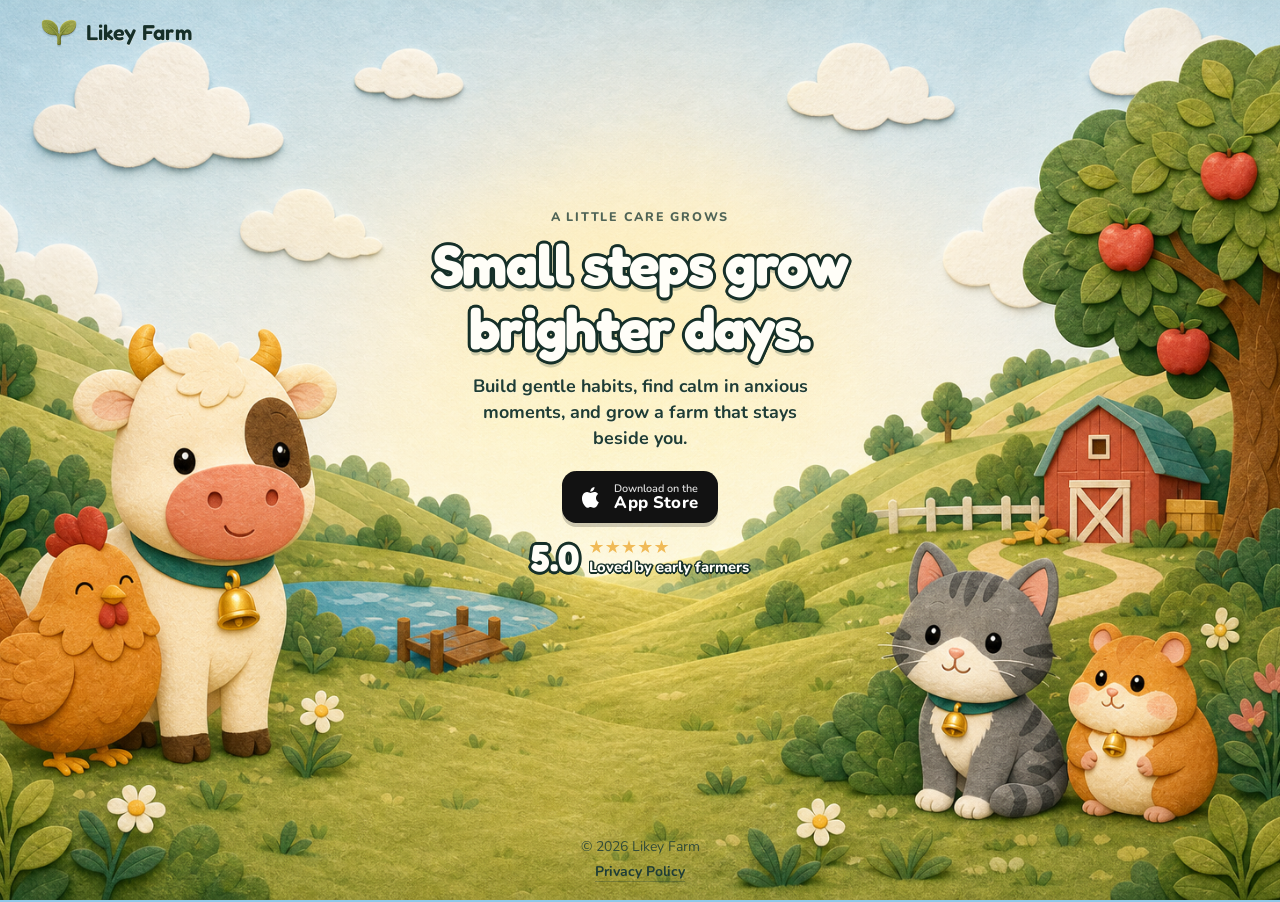
<file: index.html>
<!DOCTYPE html>
<html lang="en">
<head>
  <meta charset="UTF-8" />
  <meta name="viewport" content="width=device-width, initial-scale=1, viewport-fit=cover" />
  <meta name="theme-color" content="#8ec8e8" />
  <meta name="apple-mobile-web-app-capable" content="yes" />
  <title>Likey Farm — Small steps grow brighter days</title>
  <meta name="description" content="Build gentle habits, find calm in anxious moments, and grow a farm that stays beside you." />
  <link rel="preconnect" href="https://fonts.googleapis.com" />
  <link rel="preconnect" href="https://fonts.gstatic.com" crossorigin />
  <link href="https://fonts.googleapis.com/css2?family=Fredoka:wght@500;600;700&family=Nunito:wght@500;600;700;800&display=swap" rel="stylesheet" />
  <link rel="stylesheet" href="styles.css" />
</head>
<body>
  <div class="scene" aria-hidden="true">
    <picture>
      <source media="(max-width: 720px)" srcset="assets/likey-hero-mobile.png" />
      <img class="scene__bg" src="assets/likey-hero-scene.png" alt="" />
    </picture>
    <div class="scene__glow"></div>
  </div>

  <header class="topbar">
    <a class="brand" href="#top" aria-label="Likey Farm home">
      <img class="brand__mark" src="assets/likey-logo.png" alt="" width="40" height="40" />
      <span class="brand__name">Likey Farm</span>
    </a>
  </header>

  <main id="top" class="hero">
    <div class="hero__copy">
      <p class="hero__eyebrow">A little care grows</p>
      <h1 class="hero__title">Small steps grow brighter days.</h1>
      <p class="hero__sub">
        Build gentle habits, find calm in anxious moments, and grow a farm that stays beside you.
      </p>

      <div class="hero__actions">
        <a class="store-btn" href="https://apps.apple.com/us/app/likeyfarm-self-care-grows-farm/id6792156178" aria-disabled="true" target="_blank"
        rel="noopener noreferrer"
        aria-label="Download Likey Farm on the App Store">
          <svg class="store-btn__icon" viewBox="0 0 24 24" aria-hidden="true">
            <path fill="currentColor" d="M18.71 19.5c-.83 1.24-1.71 2.45-3.05 2.47-1.34.03-1.77-.79-3.29-.79-1.53 0-2 .77-3.27.82-1.31.05-2.3-1.32-3.14-2.53C4.25 17 2.94 12.45 4.7 9.39c.87-1.52 2.43-2.48 4.12-2.51 1.28-.02 2.5.87 3.29.87.78 0 2.26-1.07 3.81-.91.65.03 2.47.26 3.64 1.98-.09.06-2.17 1.28-2.15 3.81.03 3.02 2.65 4.03 2.68 4.04-.03.07-.42 1.44-1.38 2.83M13 3.5c.73-.83 1.94-1.46 2.94-1.5.13 1.17-.34 2.35-1.04 3.19-.69.85-1.83 1.51-2.95 1.42-.15-1.15.41-2.35 1.05-3.11z"/>
          </svg>
          <span class="store-btn__text">
            <span class="store-btn__label">Download on the</span>
            <span class="store-btn__store">App Store</span>
          </span>
        </a>
      </div>

      <div class="hero__proof">
        <span class="hero__score" aria-hidden="true">5.0</span>
        <div class="hero__ratings">
          <div class="stars" aria-hidden="true">
            <span></span><span></span><span></span><span></span><span></span>
          </div>
          <p>Loved by early farmers</p>
        </div>
      </div>
    </div>
  </main>
  <footer class="footer">
  <p>© 2026 Likey Farm</p>
  <a href="privacy.html">Privacy Policy</a>
</footer>
</body>

</html>
</file>
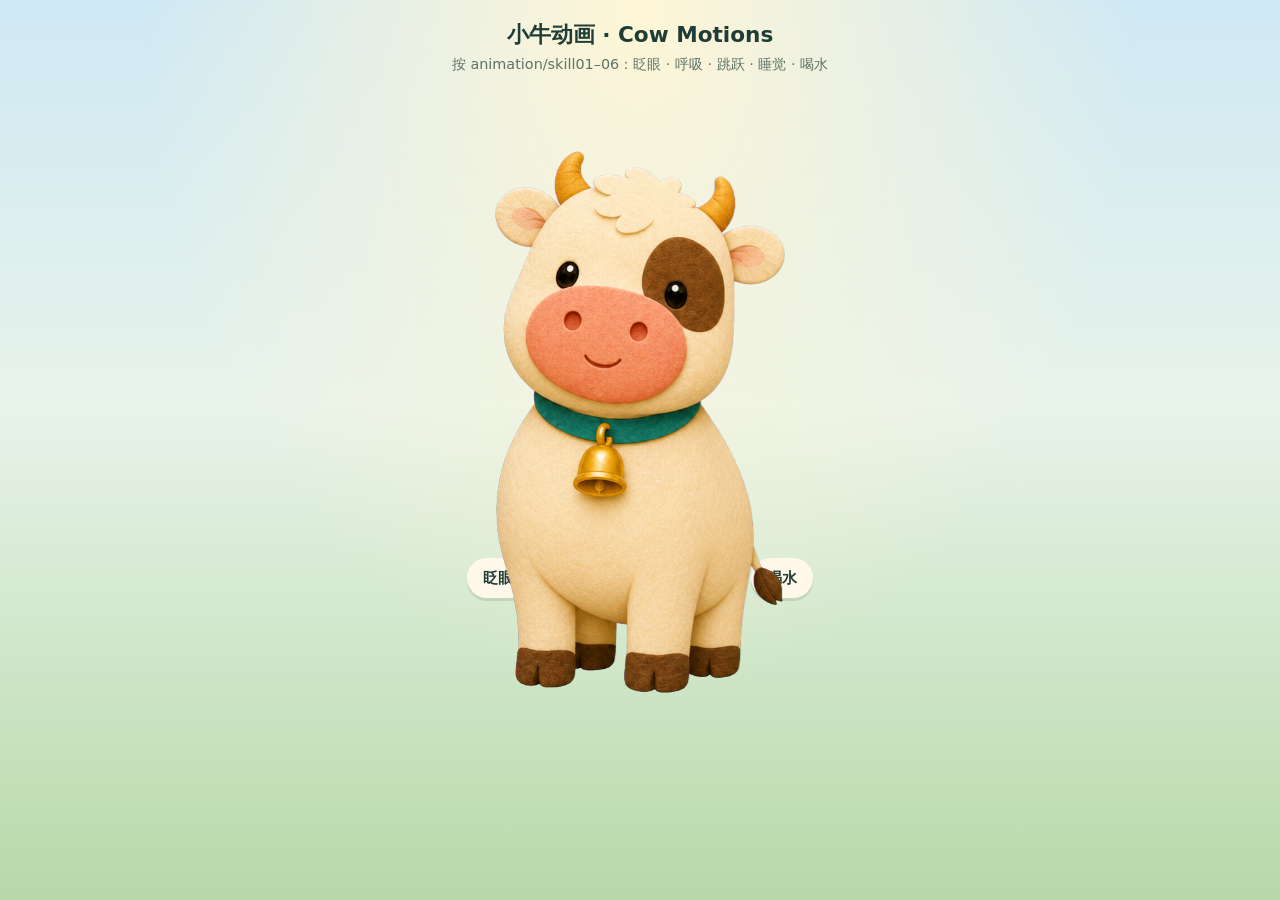
<file: cow-animation.html>
<!DOCTYPE html>
<html lang="zh-CN">
<head>
  <meta charset="UTF-8" />
  <meta name="viewport" content="width=device-width, initial-scale=1, viewport-fit=cover" />
  <title>Likey Farm — Cow Animations</title>
  <style>
    :root {
      --bg: #e8f3ea;
      --ink: #1f3d36;
      --card: #fff8ea;
    }
    * { box-sizing: border-box; }
    body {
      margin: 0;
      min-height: 100dvh;
      font-family: "Nunito", system-ui, sans-serif;
      color: var(--ink);
      background:
        radial-gradient(ellipse at 50% 0%, #fff6d6 0%, transparent 55%),
        linear-gradient(180deg, #cfe9f5 0%, var(--bg) 45%, #b7d9a8 100%);
    }
    header {
      padding: 1.25rem 1.25rem 0.5rem;
      text-align: center;
    }
    h1 { margin: 0; font-size: 1.35rem; }
    p.sub { margin: 0.4rem 0 0; opacity: 0.7; font-size: 0.9rem; }

    .stage-wrap {
      display: grid;
      place-items: center;
      padding: 1rem;
      min-height: 52vh;
    }
    .stage {
      position: relative;
      width: min(320px, 78vw);
      height: min(360px, 70vw);
      display: grid;
      place-items: end center;
    }
    .stage img {
      width: 100%;
      height: auto;
      max-height: 100%;
      object-fit: contain;
      transform-origin: 50% 90%;
      will-change: transform, opacity;
      user-select: none;
      pointer-events: none;
    }
    .stage img.is-hidden { display: none; }

    .controls {
      display: flex;
      flex-wrap: wrap;
      gap: 0.55rem;
      justify-content: center;
      padding: 0.5rem 1rem 1.5rem;
      max-width: 640px;
      margin: 0 auto;
    }
    button {
      border: 0;
      border-radius: 999px;
      padding: 0.65rem 1rem;
      background: var(--card);
      color: var(--ink);
      font-weight: 800;
      font-size: 0.92rem;
      box-shadow: 0 3px 0 rgba(31,61,54,0.12);
      cursor: pointer;
    }
    button.active {
      background: #1a6d67;
      color: #fff;
    }
    button:active { transform: translateY(1px); box-shadow: 0 1px 0 rgba(31,61,54,0.12); }

    /* skill01 blink — slight body dip */
    .anim-blink { animation: cow-blink 4s ease-in-out infinite; }
    @keyframes cow-blink {
      0%, 88%, 100% { transform: translateY(0) rotate(0deg); }
      90% { transform: translateY(2px) rotate(-1.2deg); }
      93% { transform: translateY(1px) rotate(1deg); }
      96% { transform: translateY(0) rotate(0deg); }
    }

    /* skill02 breathe */
    .anim-breathe { animation: cow-breathe 3s ease-in-out infinite; }
    @keyframes cow-breathe {
      0%, 100% { transform: translateY(0) scale(1, 1); }
      50% { transform: translateY(-8px) scale(1.02, 1.035); }
    }

    /* skill03 jump */
    .anim-jump { animation: cow-jump 1.2s cubic-bezier(.2,.8,.2,1) infinite; }
    @keyframes cow-jump {
      0% { transform: translateY(0) scale(1, 1) rotate(0); }
      12% { transform: translateY(6px) scale(1.12, 0.78); }
      28% { transform: translateY(-72px) scale(0.92, 1.1) rotate(-4deg); }
      45% { transform: translateY(-88px) scale(0.96, 1.04) rotate(3deg); }
      65% { transform: translateY(-10px) scale(1.08, 0.88); }
      80% { transform: translateY(0) scale(0.98, 1.05); }
      100% { transform: translateY(0) scale(1, 1) rotate(0); }
    }

    /* skill05 sleep */
    .anim-sleep { animation: cow-sleep 4s ease-in-out infinite; }
    @keyframes cow-sleep {
      0%, 100% { transform: translateY(0) rotate(-2deg) scale(1, 1); }
      50% { transform: translateY(-4px) rotate(2deg) scale(1.02, 0.98); }
    }

    /* skill06 drink water */
    .anim-drink-water { animation: cow-drink 2s ease-in-out infinite; }
    @keyframes cow-drink {
      0%, 100% { transform: translateY(0) rotate(0) scale(1); }
      25% { transform: translateY(-4px) rotate(-6deg) scale(1.01); }
      45% { transform: translateY(-2px) rotate(-10deg) scale(1.02); }
      55% { transform: translateY(0) rotate(-10deg) scale(0.99); }
      75% { transform: translateY(-3px) rotate(-3deg) scale(1.01); }
    }

    @media (prefers-reduced-motion: reduce) {
      .stage img { animation: none !important; }
    }
  </style>
</head>
<body>
  <header>
    <h1>小牛动画 · Cow Motions</h1>
    <p class="sub">按 animation/skill01–06：眨眼 · 呼吸 · 跳跃 · 睡觉 · 喝水</p>
  </header>

  <div class="stage-wrap">
    <div class="stage" id="stage">
      <img id="sprite" src="assets/animals/cow/transparent/cow-breathe.png" alt="Likey Farm cow" />
    </div>
  </div>

  <div class="controls" id="controls">
    <button data-anim="blink" data-src="assets/animals/cow/transparent/cow-blink.png">眨眼</button>
    <button data-anim="breathe" data-src="assets/animals/cow/transparent/cow-breathe.png" class="active">呼吸</button>
    <button data-anim="jump" data-src="assets/animals/cow/transparent/cow-jump.png">跳跃</button>
    <button data-anim="sleep" data-src="assets/animals/cow/transparent/cow-sleep.png">睡觉</button>
    <button data-anim="drink-water" data-src="assets/animals/cow/transparent/cow-drink-water.png">喝水</button>
  </div>

  <script>
    const sprite = document.getElementById('sprite');
    const controls = document.getElementById('controls');
    const animClass = (name) => `anim-${name}`;

    function play(btn) {
      controls.querySelectorAll('button').forEach((b) => b.classList.remove('active'));
      btn.classList.add('active');
      const anim = btn.dataset.anim;
      const src = btn.dataset.src;
      sprite.className = '';
      // restart animation cleanly
      void sprite.offsetWidth;
      sprite.src = src;
      sprite.classList.add(animClass(anim));
    }

    controls.addEventListener('click', (e) => {
      const btn = e.target.closest('button');
      if (!btn) return;
      play(btn);
    });

    play(controls.querySelector('[data-anim="breathe"]'));
  </script>
</body>
</html>
</file>
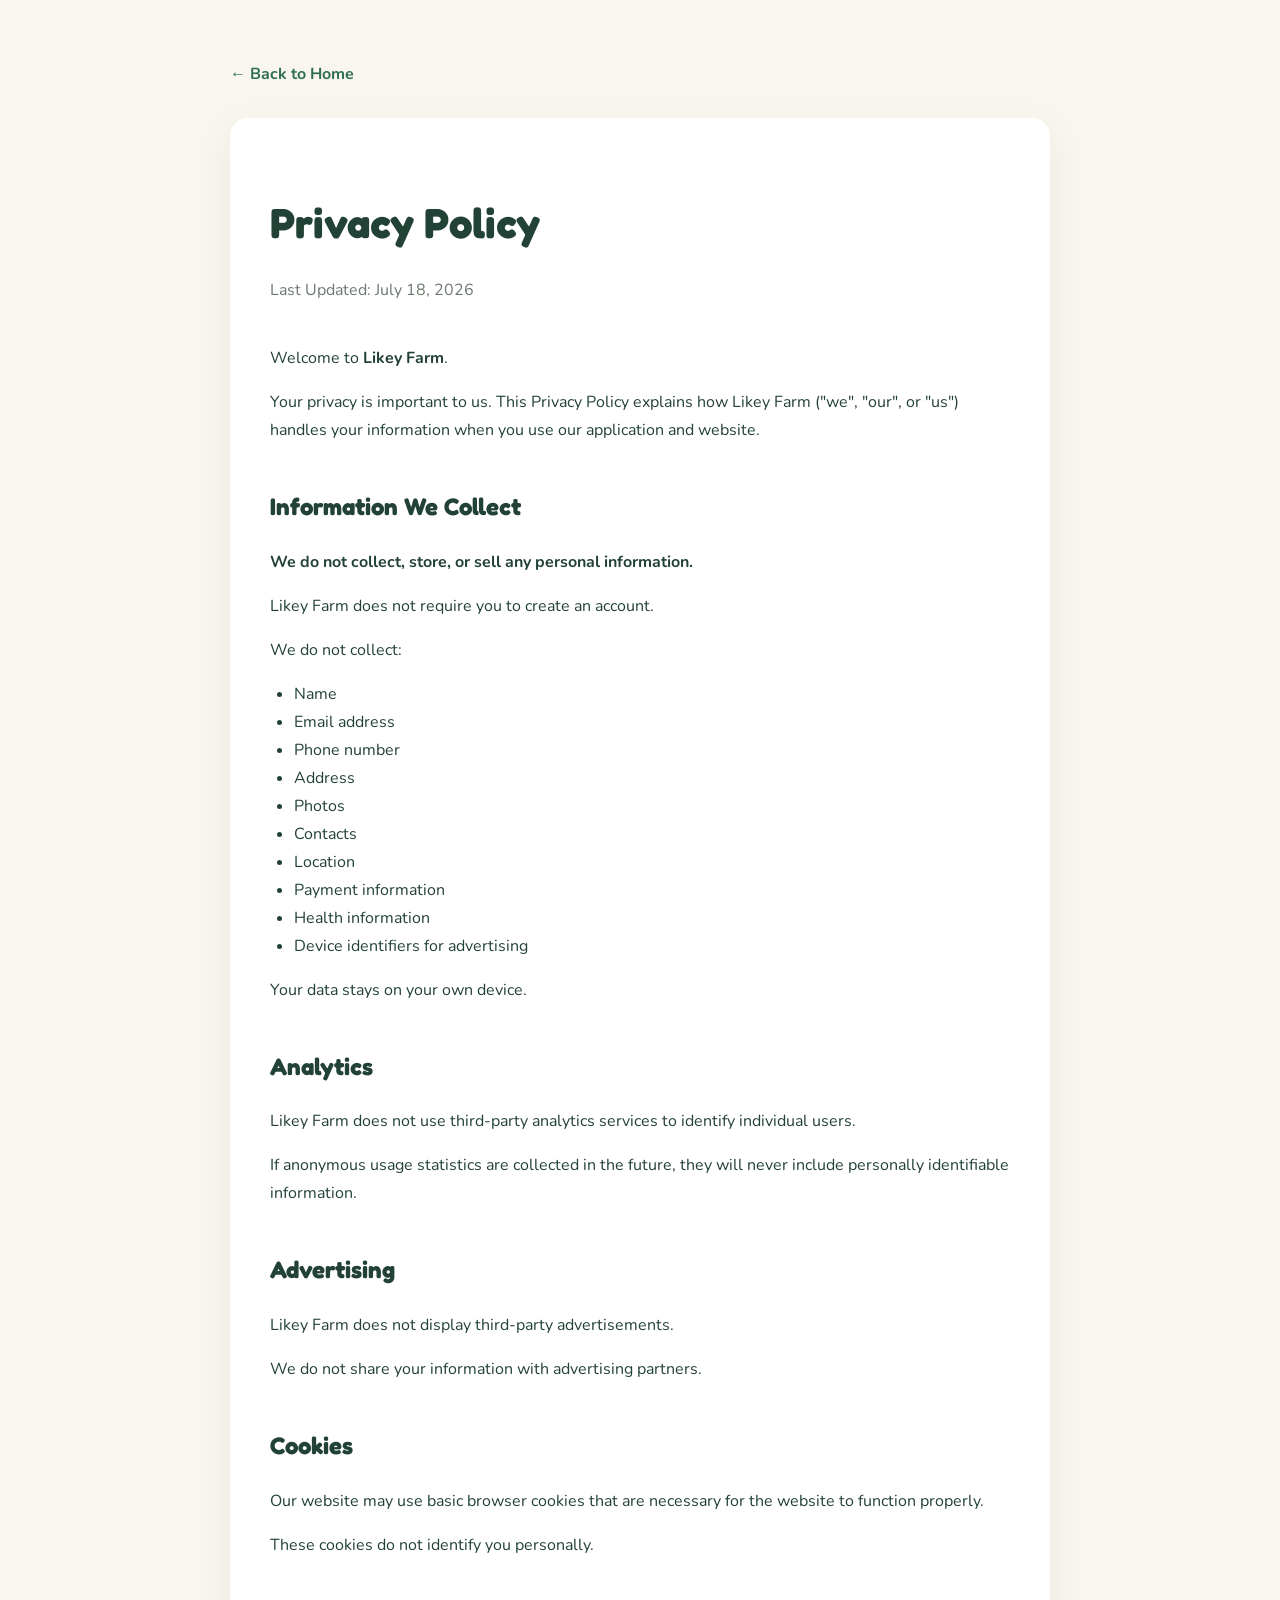
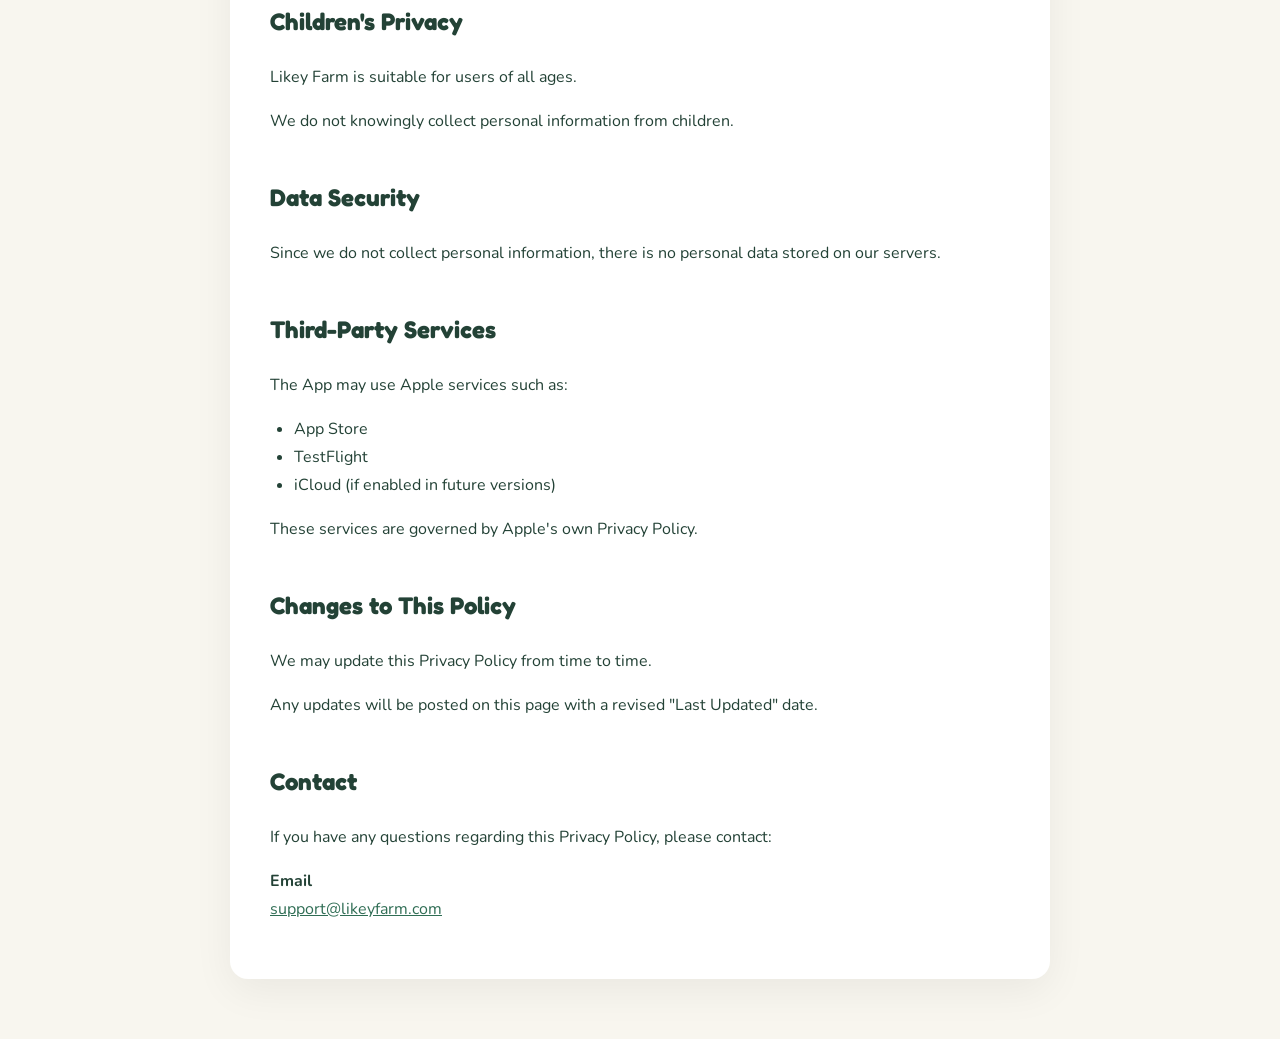
<file: privacy.html>
<!DOCTYPE html>
<html lang="en">
<head>
<meta charset="UTF-8">
<meta name="viewport"
      content="width=device-width, initial-scale=1">

<title>Privacy Policy | Likey Farm</title>

<link rel="preconnect" href="https://fonts.googleapis.com">
<link rel="preconnect" href="https://fonts.gstatic.com" crossorigin>

<link href="https://fonts.googleapis.com/css2?family=Fredoka:wght@500;600;700&family=Nunito:wght@400;600;700;800&display=swap" rel="stylesheet">

<style>

body{

    margin:0;
    background:#F8F6EF;
    color:#234236;
    font-family:"Nunito",sans-serif;
    line-height:1.75;

}

.container{

    width:min(820px,92%);
    margin:60px auto;

}

h1{

    font-family:"Fredoka",sans-serif;
    font-size:42px;
    margin-bottom:8px;

}

.updated{

    color:#6d786f;
    margin-bottom:40px;

}

h2{

    margin-top:42px;
    font-family:"Fredoka",sans-serif;

}

ul{

    padding-left:24px;

}

.card{

    background:white;
    padding:40px;
    border-radius:18px;
    box-shadow:0 12px 40px rgba(0,0,0,.06);

}

a{

    color:#2f6d54;

}

.back{

    display:inline-block;
    margin-bottom:30px;
    text-decoration:none;
    font-weight:700;

}

@media(max-width:700px){

.card{

padding:28px;

}

h1{

font-size:34px;

}

}

</style>

</head>

<body>

<div class="container">

<a class="back" href="index.html">← Back to Home</a>

<div class="card">

<h1>Privacy Policy</h1>

<p class="updated">
Last Updated: July 18, 2026
</p>

<p>
Welcome to <strong>Likey Farm</strong>.
</p>

<p>
Your privacy is important to us. This Privacy Policy explains how Likey Farm ("we", "our", or "us") handles your information when you use our application and website.
</p>

<h2>Information We Collect</h2>

<p><strong>We do not collect, store, or sell any personal information.</strong></p>

<p>Likey Farm does not require you to create an account.</p>

<p>We do not collect:</p>

<ul>

<li>Name</li>
<li>Email address</li>
<li>Phone number</li>
<li>Address</li>
<li>Photos</li>
<li>Contacts</li>
<li>Location</li>
<li>Payment information</li>
<li>Health information</li>
<li>Device identifiers for advertising</li>

</ul>

<p>Your data stays on your own device.</p>

<h2>Analytics</h2>

<p>
Likey Farm does not use third-party analytics services to identify individual users.
</p>

<p>
If anonymous usage statistics are collected in the future, they will never include personally identifiable information.
</p>

<h2>Advertising</h2>

<p>
Likey Farm does not display third-party advertisements.
</p>

<p>
We do not share your information with advertising partners.
</p>

<h2>Cookies</h2>

<p>
Our website may use basic browser cookies that are necessary for the website to function properly.
</p>

<p>
These cookies do not identify you personally.
</p>

<h2>Children's Privacy</h2>

<p>
Likey Farm is suitable for users of all ages.
</p>

<p>
We do not knowingly collect personal information from children.
</p>

<h2>Data Security</h2>

<p>
Since we do not collect personal information, there is no personal data stored on our servers.
</p>

<h2>Third-Party Services</h2>

<p>The App may use Apple services such as:</p>

<ul>

<li>App Store</li>
<li>TestFlight</li>
<li>iCloud (if enabled in future versions)</li>

</ul>

<p>
These services are governed by Apple's own Privacy Policy.
</p>

<h2>Changes to This Policy</h2>

<p>
We may update this Privacy Policy from time to time.
</p>

<p>
Any updates will be posted on this page with a revised "Last Updated" date.
</p>

<h2>Contact</h2>

<p>
If you have any questions regarding this Privacy Policy, please contact:
</p>

<p>

<strong>Email</strong><br>

<a href="mailto:support@likeyfarm.com">support@likeyfarm.com</a>

</p>

</div>

</div>

</body>
</html>
</file>
<file: styles.css>
:root {
  --ink: #1f3d36;
  --ink-deep: #163029;
  --milk: #fff8ea;
  --butter: #f0ba57;
  --meadow: #3b7d61;
  --sky: #8ec8e8;
  --safe-top: env(safe-area-inset-top, 0px);
  --safe-right: env(safe-area-inset-right, 0px);
  --safe-bottom: env(safe-area-inset-bottom, 0px);
  --safe-left: env(safe-area-inset-left, 0px);
  --pad-x: clamp(1rem, 4.5vw, 2.5rem);
  --topbar-h: 3.75rem;
}

*,
*::before,
*::after {
  box-sizing: border-box;
}

html {
  margin: 0;
  min-height: 100%;
  -webkit-text-size-adjust: 100%;
  text-size-adjust: 100%;
}

body {
  margin: 0;
  min-height: 100vh;
  min-height: 100dvh;
  font-family: "Nunito", system-ui, sans-serif;
  color: var(--ink);
  background: var(--sky);
  overflow-x: hidden;
}

img {
  display: block;
  max-width: 100%;
  height: auto;
}

a {
  color: inherit;
  text-decoration: none;
  -webkit-tap-highlight-color: transparent;
}

.scene {
  position: fixed;
  inset: 0;
  z-index: 0;
  pointer-events: none;
  overflow: hidden;
}

.scene picture {
  display: block;
  width: 100%;
  height: 100%;
}

.scene__bg {
  width: 100%;
  height: 100%;
  object-fit: cover;
  object-position: center 62%;
  transform-origin: center 65%;
  animation: scene-breathe 14s ease-in-out infinite alternate;
}

.scene__glow {
  position: absolute;
  left: 50%;
  top: 34%;
  width: min(48vw, 480px);
  height: min(38vw, 380px);
  transform: translate(-50%, -50%);
  background: radial-gradient(
    ellipse at center,
    rgba(255, 236, 170, 0.5) 0%,
    rgba(255, 236, 170, 0.16) 42%,
    transparent 72%
  );
  animation: glow-pulse 5s ease-in-out infinite alternate;
}

.topbar {
  position: relative;
  z-index: 2;
  min-height: var(--topbar-h);
  display: flex;
  align-items: center;
  padding:
    calc(0.85rem + var(--safe-top))
    calc(var(--pad-x) + var(--safe-right))
    0.65rem
    calc(var(--pad-x) + var(--safe-left));
}

.brand {
  display: inline-flex;
  align-items: center;
  gap: 0.5rem;
  max-width: 100%;
  animation: fade-down 0.8s ease both;
}

.brand__mark {
  width: clamp(1.85rem, 5vw, 2.35rem);
  height: clamp(1.85rem, 5vw, 2.35rem);
  object-fit: contain;
  flex-shrink: 0;
  filter: drop-shadow(0 2px 0 rgba(31, 61, 54, 0.12));
}

.brand__name {
  font-family: "Fredoka", "Nunito", sans-serif;
  font-weight: 600;
  font-size: clamp(1.15rem, 3.8vw, 1.35rem);
  letter-spacing: 0.01em;
  color: var(--ink-deep);
  text-shadow: 0 1px 0 rgba(255, 248, 234, 0.55);
  white-space: nowrap;
}

.hero {
  position: relative;
  z-index: 1;
  width: 100%;
  min-height: calc(100vh - var(--topbar-h) - var(--safe-top));
  min-height: calc(100dvh - var(--topbar-h) - var(--safe-top));
  display: flex;
  flex-direction: column;
  align-items: center;
  justify-content: center;
  padding:
    1.25rem
    calc(var(--pad-x) + var(--safe-right))
    calc(22vh + var(--safe-bottom))
    calc(var(--pad-x) + var(--safe-left));
}

.hero__copy {
  width: min(100%, 40rem);
  text-align: center;
  animation: fade-up 0.9s ease 0.12s both;
}

.hero__eyebrow {
  margin: 0 0 0.55rem;
  font-size: clamp(0.68rem, 2.4vw, 0.78rem);
  font-weight: 800;
  letter-spacing: 0.14em;
  text-transform: uppercase;
  color: var(--ink);
  opacity: 0.78;
}

.hero__title {
  margin: 0;
  font-family: "Fredoka", "Nunito", sans-serif;
  font-weight: 700;
  font-size: clamp(1.7rem, 6.2vw, 3.55rem);
  line-height: 1.12;
  letter-spacing: -0.02em;
  color: #fffef8;
  max-width: 18ch;
  margin-inline: auto;
  paint-order: stroke fill;
  text-shadow:
    -2px -2px 0 var(--ink-deep),
     2px -2px 0 var(--ink-deep),
    -2px  2px 0 var(--ink-deep),
     2px  2px 0 var(--ink-deep),
    -3px  0 0 var(--ink-deep),
     3px  0 0 var(--ink-deep),
     0 -3px 0 var(--ink-deep),
     0  3px 0 var(--ink-deep),
     0  6px 0 rgba(22, 48, 41, 0.18);
}

.hero__sub {
  margin: 0.85rem auto 0;
  max-width: 34ch;
  font-size: clamp(0.95rem, 3.2vw, 1.12rem);
  font-weight: 700;
  line-height: 1.45;
  color: var(--ink);
  text-shadow: 0 1px 0 rgba(255, 248, 234, 0.45);
}

.hero__actions {
  display: flex;
  justify-content: center;
  gap: 0.75rem;
  margin-top: 1.2rem;
  flex-wrap: wrap;
  width: 100%;
}

.store-btn {
  display: inline-flex;
  align-items: center;
  justify-content: center;
  gap: 0.7rem;
  min-height: 3.1rem;
  padding: 0.72rem 1.2rem 0.72rem 1rem;
  border-radius: 0.9rem;
  background: #121212;
  color: #fff;
  box-shadow: 0 4px 0 rgba(18, 18, 18, 0.2);
  transition: transform 0.2s ease, box-shadow 0.2s ease;
  cursor: default;
  max-width: 100%;
}

.store-btn:hover {
  transform: translateY(-2px);
  box-shadow: 0 6px 0 rgba(18, 18, 18, 0.18);
}

.store-btn:active {
  transform: translateY(1px);
  box-shadow: 0 2px 0 rgba(18, 18, 18, 0.2);
}

.store-btn__icon {
  width: 1.55rem;
  height: 1.55rem;
  flex-shrink: 0;
}

.store-btn__text {
  display: flex;
  flex-direction: column;
  align-items: flex-start;
  line-height: 1.05;
  text-align: left;
}

.store-btn__label {
  font-size: 0.68rem;
  font-weight: 600;
  opacity: 0.85;
}

.store-btn__store {
  font-size: 1.05rem;
  font-weight: 800;
  letter-spacing: 0.01em;
}

.hero__proof {
  margin-top: 1rem;
  display: inline-flex;
  align-items: center;
  justify-content: center;
  gap: 0.65rem;
  animation: fade-up 1s ease 0.28s both;
}

.hero__score {
  font-family: "Fredoka", "Nunito", sans-serif;
  font-size: clamp(1.85rem, 6vw, 2.35rem);
  font-weight: 700;
  line-height: 1;
  color: #fffef8;
  text-shadow:
    -2px -2px 0 var(--ink-deep),
     2px -2px 0 var(--ink-deep),
    -2px  2px 0 var(--ink-deep),
     2px  2px 0 var(--ink-deep),
    -3px  0 0 var(--ink-deep),
     3px  0 0 var(--ink-deep),
     0 -3px 0 var(--ink-deep),
     0  3px 0 var(--ink-deep);
}

.hero__ratings {
  display: flex;
  flex-direction: column;
  align-items: flex-start;
  gap: 0.15rem;
}

.hero__ratings p {
  margin: 0;
  font-size: clamp(0.82rem, 2.8vw, 0.92rem);
  font-weight: 800;
  color: #fffef8;
  text-shadow:
    -1px -1px 0 var(--ink-deep),
     1px -1px 0 var(--ink-deep),
    -1px  1px 0 var(--ink-deep),
     1px  1px 0 var(--ink-deep),
    -1.5px  0 0 var(--ink-deep),
     1.5px  0 0 var(--ink-deep),
     0 -1.5px 0 var(--ink-deep),
     0  1.5px 0 var(--ink-deep);
}

.stars {
  display: flex;
  gap: 0.12rem;
}

.stars span {
  width: 0.9rem;
  height: 0.9rem;
  background: var(--butter);
  clip-path: polygon(
    50% 0%,
    61% 35%,
    98% 35%,
    68% 57%,
    79% 91%,
    50% 70%,
    21% 91%,
    32% 57%,
    2% 35%,
    39% 35%
  );
  filter: drop-shadow(0 1px 0 rgba(97, 59, 43, 0.25));
}

@keyframes fade-up {
  from {
    opacity: 0;
    transform: translateY(18px);
  }
  to {
    opacity: 1;
    transform: translateY(0);
  }
}

@keyframes fade-down {
  from {
    opacity: 0;
    transform: translateY(-10px);
  }
  to {
    opacity: 1;
    transform: translateY(0);
  }
}

@keyframes glow-pulse {
  from {
    opacity: 0.7;
    transform: translate(-50%, -50%) scale(0.96);
  }
  to {
    opacity: 1;
    transform: translate(-50%, -50%) scale(1.04);
  }
}

@keyframes scene-breathe {
  from {
    transform: scale(1);
  }
  to {
    transform: scale(1.018);
  }
}

/* Tablet */
@media (max-width: 900px) {
  .hero {
    justify-content: flex-start;
    padding-top: clamp(1.5rem, 6vh, 3.5rem);
    padding-bottom: calc(34vh + var(--safe-bottom));
  }

  .scene__bg {
    object-position: center 55%;
  }

  .scene__glow {
    top: 28%;
    width: min(70vw, 420px);
    height: min(48vw, 320px);
  }
}

@media (max-width: 720px) and (min-width: 641px) {
  .scene__bg {
    object-position: center 50%;
  }
}

/* Phone */
@media (max-width: 640px) {
  :root {
    --pad-x: 1.1rem;
    --topbar-h: 3.4rem;
  }

  .hero {
    justify-content: flex-start;
    padding-top: clamp(4.5rem, 14vh, 7.5rem);
    padding-bottom: calc(32vh + var(--safe-bottom));
  }

  .hero__copy {
    width: min(100%, 22.5rem);
  }

  .hero__eyebrow {
    margin-bottom: 1rem;
  }

  .hero__title {
    font-size: clamp(1.7rem, 8.6vw, 2.2rem);
    line-height: 1.22;
    max-width: 13ch;
    text-shadow:
      -1.5px -1.5px 0 var(--ink-deep),
       1.5px -1.5px 0 var(--ink-deep),
      -1.5px  1.5px 0 var(--ink-deep),
       1.5px  1.5px 0 var(--ink-deep),
      -2.5px  0 0 var(--ink-deep),
       2.5px  0 0 var(--ink-deep),
       0 -2.5px 0 var(--ink-deep),
       0  2.5px 0 var(--ink-deep),
       0  4px 0 rgba(22, 48, 41, 0.16);
  }

  .hero__sub {
    max-width: 28ch;
    font-size: 0.98rem;
    margin-top: 1.35rem;
    line-height: 1.55;
  }

  .hero__actions {
    margin-top: 1.75rem;
  }

  .store-btn {
    width: 100%;
    max-width: 17.5rem;
    min-height: 3.25rem;
  }

  .scene__bg {
    object-position: center bottom;
    animation: none;
  }

  .scene__glow {
    top: 34%;
    width: 90vw;
    height: 48vw;
    opacity: 0.75;
  }

  .hero__proof {
    margin-top: 1.35rem;
  }
}

/* Small phones */
@media (max-width: 380px) {
  .hero__title {
    font-size: 1.58rem;
    max-width: 12ch;
  }

  .hero__sub {
    font-size: 0.92rem;
  }

  .store-btn__label {
    font-size: 0.62rem;
  }

  .store-btn__store {
    font-size: 0.95rem;
  }

  .hero {
    padding-top: clamp(3.75rem, 12vh, 6rem);
    padding-bottom: calc(34vh + var(--safe-bottom));
  }
}

/* Short landscape phones / small height */
@media (max-height: 700px) and (orientation: landscape) {
  .topbar {
    padding-top: calc(0.45rem + var(--safe-top));
    padding-bottom: 0.35rem;
    min-height: 0;
  }

  .hero {
    justify-content: center;
    padding-top: 0.5rem;
    padding-bottom: calc(0.75rem + var(--safe-bottom));
    min-height: auto;
  }

  .hero__title {
    font-size: clamp(1.35rem, 5vh, 2rem);
    max-width: 22ch;
  }

  .hero__sub {
    font-size: 0.9rem;
    max-width: 42ch;
  }

  .hero__eyebrow {
    margin-bottom: 0.35rem;
  }

  .hero__actions,
  .hero__proof {
    margin-top: 0.7rem;
  }

  .scene__bg {
    object-position: center 60%;
  }
}

/* Very short portrait (small phones / browser chrome) */
@media (max-height: 720px) and (orientation: portrait) and (max-width: 640px) {
  .hero {
    padding-top: clamp(3.25rem, 10vh, 5rem);
    padding-bottom: calc(30vh + var(--safe-bottom));
  }

  .hero__eyebrow {
    margin-bottom: 0.85rem;
  }

  .hero__sub {
    margin-top: 1.15rem;
  }

  .hero__actions {
    margin-top: 1.4rem;
  }

  .hero__proof {
    margin-top: 1.1rem;
  }
}

@media (prefers-reduced-motion: reduce) {
  *,
  *::before,
  *::after {
    animation: none !important;
    transition: none !important;
  }
}

@media (hover: none) {
  .store-btn:hover {
    transform: none;
    box-shadow: 0 4px 0 rgba(18, 18, 18, 0.2);
  }
}

.footer {
  position: fixed;
  left: 0;
  right: 0;
  bottom: max(18px, env(safe-area-inset-bottom));
  z-index: 5;

  display: flex;
  flex-direction: column;
  align-items: center;
  gap: 6px;

  font-size: 14px;
  color: rgba(31,61,54,.85);
}

.footer p{
  margin:0;
}

.footer a{
  color: var(--ink);
  font-weight:700;
  text-decoration:none;
  border-bottom:1px solid rgba(31,61,54,.3);
}

.footer a:hover{
  opacity:.75;
}
</file>
